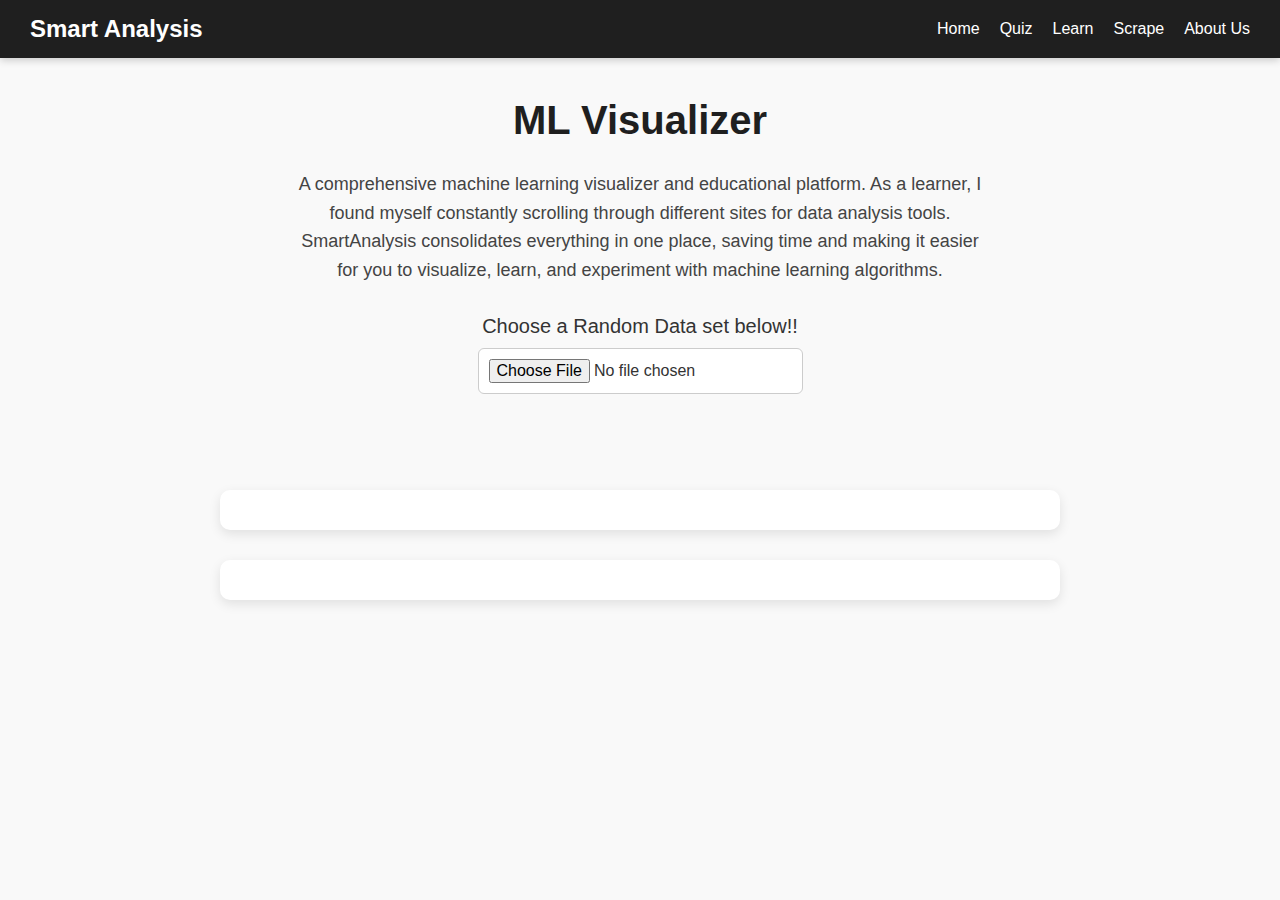
<file: webdata/templates/index.html>
<!DOCTYPE html>
<html>
<head>
  <title>ML + EDA Visualizer</title>
  <style>
    body {
      font-family: 'Segoe UI', sans-serif;
      margin: 0;
      padding: 0;
      background-color: #f9f9f9;
      color: #333;
    }

    .navbar {
      display: flex;
      justify-content: space-between;
      align-items: center;
      background-color: #1f1f1f;
      color: white;
      padding: 15px 30px;
      box-shadow: 0 2px 8px rgba(0,0,0,0.2);
    }

    .logo {
      font-size: 24px;
      font-weight: bold;
    }

    .nav-links {
      list-style: none;
      display: flex;
      gap: 20px;
      margin: 0;
    }

    .nav-links a {
      color: white;
      text-decoration: none;
      font-weight: 500;
      transition: color 0.3s;
    }

    .nav-links a:hover {
      color: #ffd369;
    }

    .main_heading {
      text-align: center;
      font-size: 40px;
      margin-top: 40px;
      color: #1f1f1f;
    }

    .main-para {
      max-width: 700px;
      margin: 20px auto;
      font-size: 18px;
      text-align: center;
      line-height: 1.6;
      color: #444;
    }

    #filechoose {
      text-align: center;
      font-size: 20px;
      margin: 30px 0 10px;
    }

    #dataset {
      display: block;
      margin: 0 auto 30px;
      padding: 10px;
      border-radius: 6px;
      border: 1px solid #ccc;
      font-size: 16px;
      background-color: #fff;
    }

    #column-select {
      text-align: center;
      margin-bottom: 40px;
    }

    label {
      font-size: 18px;
      font-weight: 500;
    }

    select {
      padding: 8px 12px;
      margin: 10px 0;
      border-radius: 5px;
      font-size: 16px;
      border: 1px solid #aaa;
      background-color: #fff;
    }

    button {
      padding: 12px 24px;
      font-size: 16px;
      background-color: #1f1f1f;
      color: white;
      border: none;
      border-radius: 6px;
      cursor: pointer;
      transition: background-color 0.3s, transform 0.2s;
    }

    button:hover {
      background-color: #333;
      transform: scale(1.03);
    }

    #preview, #results {
      max-width: 800px;
      margin: 30px auto;
      padding: 20px;
      background-color: #fff;
      border-radius: 10px;
      box-shadow: 0 4px 12px rgba(0,0,0,0.1);
    }

    h3, h4 {
      color: #1f1f1f;
    }

    ul {
      padding-left: 20px;
    }

    img {
      display: block;
      margin: 20px auto;
      border-radius: 10px;
    }
  </style>
</head>
<body>

  <nav class="navbar">
    <div class="logo">Smart Analysis</div>
    <ul class="nav-links">
      <li><a href="/index">Home</a></li>
      <li><a href="/quiz">Quiz</a></li>
      <li><a href="/learn">Learn</a></li>
      <li><a href="/scrape">Scrape</a></li>
      <li><a href="/aboutus">About Us</a></li>
    </ul>
  </nav>

  <h1 class="main_heading">ML Visualizer</h1>
  <p class="main-para">
    A comprehensive machine learning visualizer and educational platform.
    As a learner, I found myself constantly scrolling through different sites
    for data analysis tools. SmartAnalysis consolidates everything in
    one place, saving time and making it easier for you to visualize, learn, 
    and experiment with machine learning algorithms.
  </p>

  <p id="filechoose">Choose a Random Data set below!!</p>

  <input type="file" id="dataset"><br><br>

  <div id="preview"></div>
  <div id="results"></div>

  <div id="column-select" style="display: none;">
    <label>Target Column:</label>
    <select id="target"></select><br><br>

    <label>Choose Algorithm:</label>
    <select id="algorithm">
      <option value="logistic">Logistic Regression</option>
      <option value="decision_tree">Decision Tree</option>
      <option value="random_forest">Random Forest</option>
      <option value="knn">KNN</option>
      <option value="naive_bayes">Naive Bayes</option>
      <option value="svm">SVM</option>
    </select><br><br>

    <button onclick="trainModel()">Train & Visualize</button>
  </div>

  <script>
    let uid = '';
    document.getElementById('dataset').addEventListener('change', function () {
      const formData = new FormData();
      formData.append('dataset', this.files[0]);

      fetch('/upload', { method: 'POST', body: formData })
        .then(res => res.json())
        .then(data => {
          uid = data.uid;
          document.getElementById('preview').innerHTML = data.preview;

          const select = document.getElementById('target');
          select.innerHTML = '';
          data.columns.forEach(col => {
            const opt = document.createElement('option');
            opt.value = col;
            opt.innerText = col;
            select.appendChild(opt);
          });

          document.getElementById('column-select').style.display = 'block';

          let edaHTML = `<h3>EDA Summary</h3>`;
          edaHTML += `<p><strong>Shape:</strong> ${data.eda.shape[0]} rows × ${data.eda.shape[1]} columns</p>`;
          edaHTML += `<h4>Data Types</h4><ul>`;
          for (const [key, value] of Object.entries(data.eda.dtypes)) {
            edaHTML += `<li>${key}: ${value}</li>`;
          }
          edaHTML += `</ul>`;

          edaHTML += `<h4>Missing Values</h4><ul>`;
          for (const [key, value] of Object.entries(data.eda.missing)) {
            edaHTML += `<li>${key}: ${value}</li>`;
          }
          edaHTML += `</ul>`;

          edaHTML += `<h4>Statistics</h4>${data.eda.describe}`;
          edaHTML += `<h4>Last 5 Rows</h4>${data.eda.tail}`;

          if (data.eda.corr_path) {
            edaHTML += `<h4>Correlation Matrix</h4><img src="${data.eda.corr_path}" width="600">`;
          }

          document.getElementById('preview').innerHTML += edaHTML;
        });
    });

    function trainModel() {
      const formData = new FormData();
      formData.append('uid', uid);
      formData.append('target', document.getElementById('target').value);
      formData.append('algorithm', document.getElementById('algorithm').value);

      fetch('/train', { method: 'POST', body: formData })
        .then(res => res.json())
        .then(data => {
          if (data.error) {
            document.getElementById('results').innerHTML = `<p style="color:red;">Error: ${data.error}</p>`;
          } else {
            document.getElementById('results').innerHTML = `
              <h3>Accuracy: ${data.accuracy}%</h3>
              <img src="${data.confusion_matrix}" width="500">
            `;
          }
        });
    }
  </script>
</body>
</html>
</file>
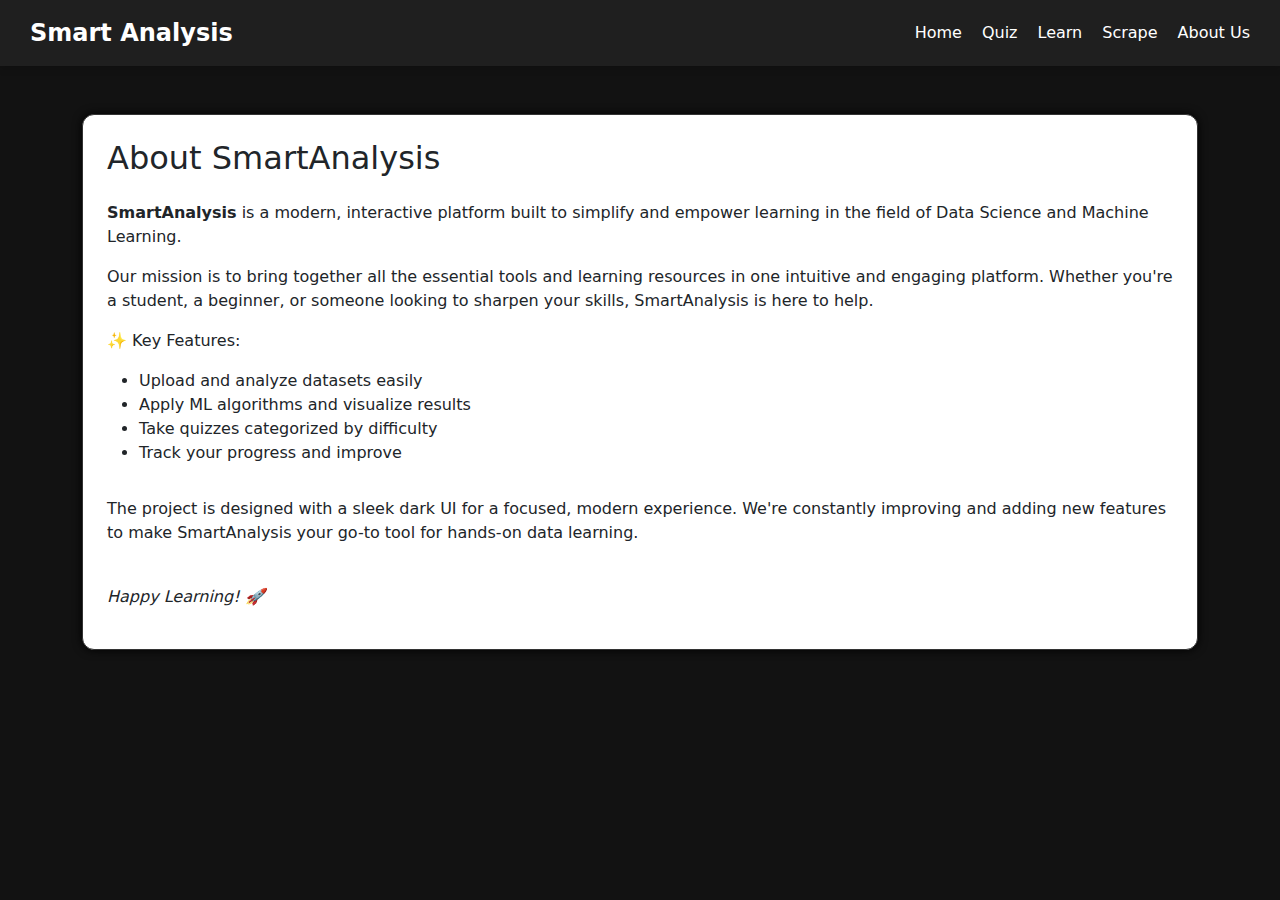
<file: webdata/templates/about.html>
<!DOCTYPE html>
<html lang="en">
<head>
  <meta charset="UTF-8" />
  <meta name="viewport" content="width=device-width, initial-scale=1.0"/>
  <title>About Us - SmartAnalysis</title>
  <link href="https://cdn.jsdelivr.net/npm/bootstrap@5.3.0/dist/css/bootstrap.min.css" rel="stylesheet"/>
  <style>
    body {
      background-color: #121212;
      color: #f5f5f5;
    }
   .navbar {
      display: flex;
      justify-content: space-between;
      align-items: center;
      background-color: #1f1f1f;
      color: white;
      padding: 15px 30px;
      box-shadow: 0 2px 8px rgba(0,0,0,0.2);
    }

    .logo {
      font-size: 24px;
      font-weight: bold;
    }

    .nav-links {
      list-style: none;
      display: flex;
      gap: 20px;
      margin: 0;
    }

    .nav-links a {
      color: white;
      text-decoration: none;
      font-weight: 500;
      transition: color 0.3s;
    }

    .nav-links a:hover {
      color: #ffd369;
    }
    .card {
      background-color: #ffffff;
      border: 1px solid #333;
      border-radius: 12px;
      box-shadow: 0 0 10px #000;
    }
  </style>
</head>
<body>
  <!-- Navbar -->
  <nav class="navbar">
    <div class="logo">Smart Analysis</div>
    <ul class="nav-links">
      <li><a href="/index">Home</a></li>
      <li><a href="/quiz">Quiz</a></li>
      <li><a href="/learn">Learn</a></li>
      <li><a href="/scrape">Scrape</a></li>
      <li><a href="/aboutus">About Us</a></li>
    </ul>
  </nav>

  <div class="container my-5">
    <div class="card p-4">
      <h2 class="mb-4">About SmartAnalysis</h2>
      <p>
        <strong style="font-weight: bold;">SmartAnalysis</strong> is a modern, interactive platform built to simplify and empower learning in the field of Data Science and Machine Learning.
      </p>
      <p>
        Our mission is to bring together all the essential tools and learning resources in one intuitive and engaging platform. Whether you're a student, a beginner, or someone looking to sharpen your skills, SmartAnalysis is here to help.
      </p>
      <p>
        ✨ Key Features:
        <ul>
          <li>Upload and analyze datasets easily</li>
          <li>Apply ML algorithms and visualize results</li>
          <li>Take quizzes categorized by difficulty</li>
          <li>Track your progress and improve</li>
        </ul>
      </p>
      <p>
        The project is designed with a sleek dark UI for a focused, modern experience. We're constantly improving and adding new features to make SmartAnalysis your go-to tool for hands-on data learning.
      </p>
      <p class="mt-4"><em>Happy Learning! 🚀</em></p>
    </div>
  </div>
</body>
</html>
</file>
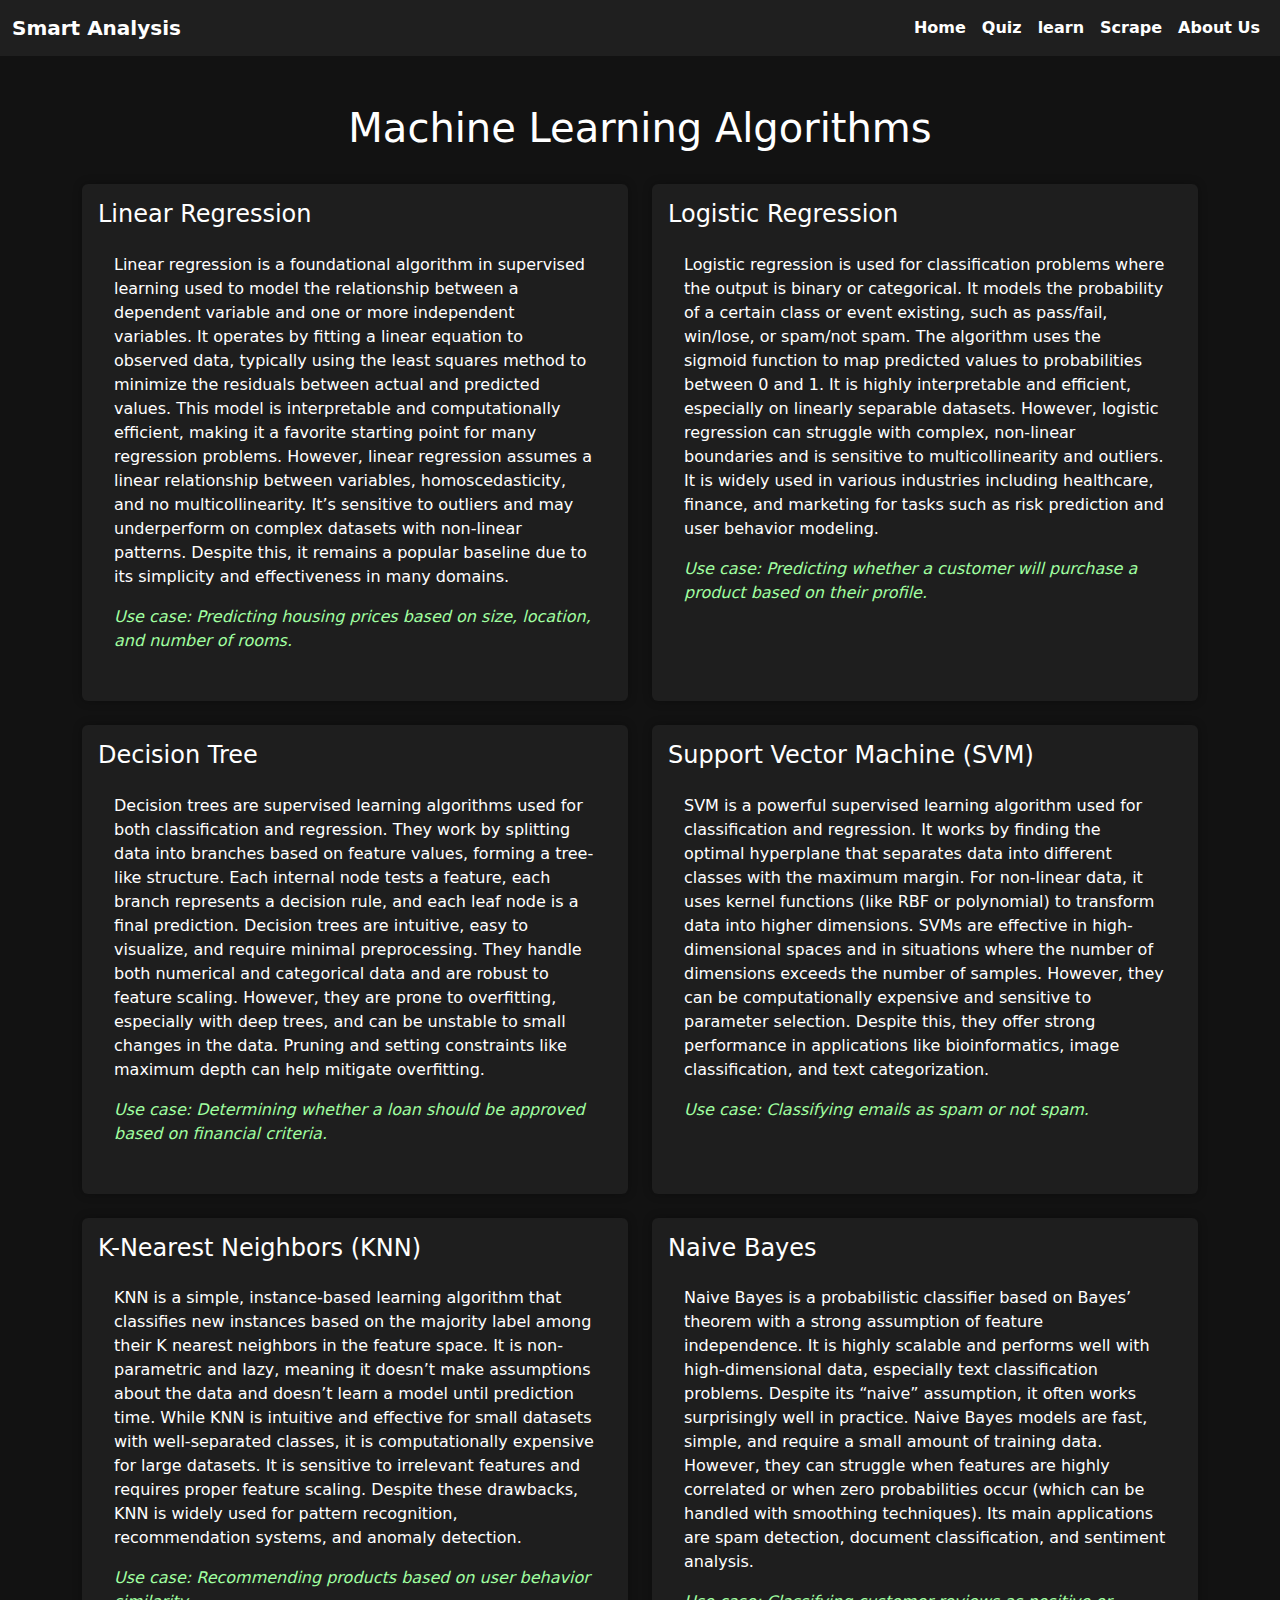
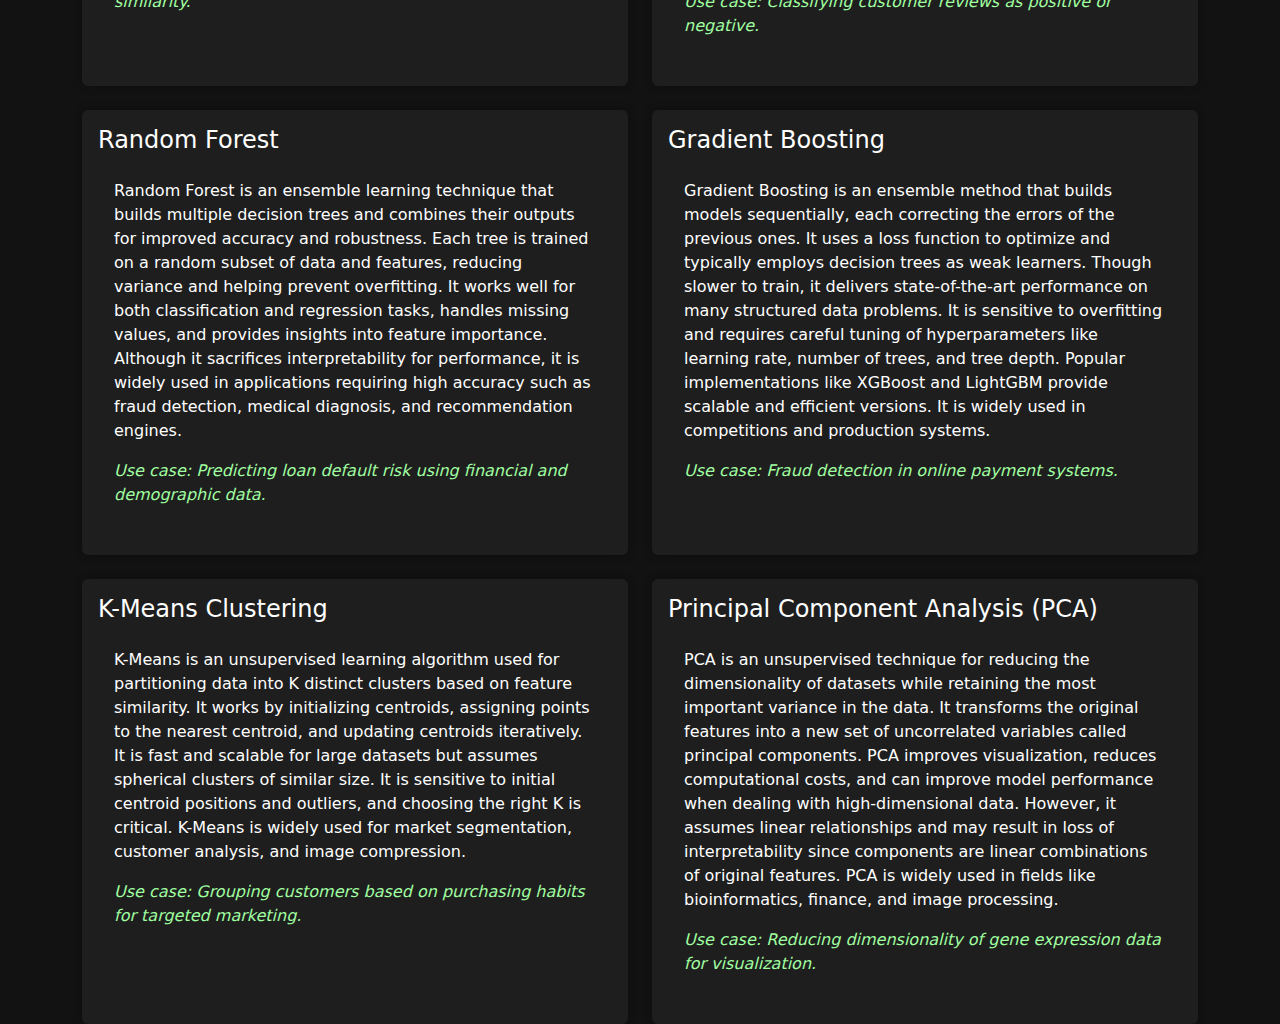
<file: webdata/templates/learn.html>
<!DOCTYPE html>
<html lang="en">
<head>
  <meta charset="UTF-8" />
  <meta name="viewport" content="width=device-width, initial-scale=1" />
  <title>Machine Learning Algorithms</title>
  <link href="https://cdn.jsdelivr.net/npm/bootstrap@5.3.3/dist/css/bootstrap.min.css" rel="stylesheet">
  <style>
    body {
      background-color: #121212;
      color: #ffffff;
    }
    .navbar {
      background-color: #1f1f1f;
    }
    .navbar-brand {
      color: #ffffff;
      font-weight: bold;
    }
    .navbar-nav .nav-link {
      color: #ffffff;
      font-weight: bold; 
    }
    .navbar-nav .nav-link:hover {
      color: #61dafb;
    }
    .main-heading {
      text-align: center;
      margin: 3rem 0 2rem;
      color: #ffffff;
    }
    .card {
      background-color: #1e1e1e;
      color: #ffffff;
      border: none;
      box-shadow: 0 0 10px rgba(0,0,0,0.3);
      transition: transform 0.3s;
    }
    .card:hover {
      transform: translateY(-5px);
    }
    .use-case {
      font-style: italic;
      color: #a0ffa0;
    }
  </style>
</head>
<body>

  <!-- Navbar -->
  <nav class="navbar navbar-expand-lg">
    <div class="container-fluid">
      <a class="navbar-brand" href="#">Smart Analysis</a>
      <button class="navbar-toggler" type="button" data-bs-toggle="collapse"
              data-bs-target="#navbarNav" aria-controls="navbarNav" aria-expanded="false"
              aria-label="Toggle navigation">
        <span class="navbar-toggler-icon text-white"></span>
      </button>
      <div class="collapse navbar-collapse justify-content-end" id="navbarNav">
        <ul class="navbar-nav">
          <li class="nav-item"><a class="nav-link" href="/index">Home</a></li>
          <li class="nav-item"><a class="nav-link" href="/quiz">Quiz</a></li>
          <li class="nav-item"><a class="nav-link" href="/learn">learn</a></li>
          <li class="nav-item"><a class="nav-link" href="/scrape">Scrape</a></li>
          <li class="nav-item"><a class="nav-link" href="/aboutus">About Us</a></li>
        </ul>
      </div>
    </div>
  </nav>

  <!-- Main Heading -->
  <div class="container">
    <h1 class="main-heading">Machine Learning Algorithms</h1>

    <!-- Algorithm Cards -->
    <div class="row row-cols-1 row-cols-md-2 g-4">

      <!-- 1. Linear Regression -->
      <div class="col">
        <div class="card h-100 p-3">
          <h4 class="card-title">Linear Regression</h4>
          <div class="card-body">
            <p class="card-text">
              Linear regression is a foundational algorithm in supervised learning used to model the relationship between a dependent variable and one or more independent variables. It operates by fitting a linear equation to observed data, typically using the least squares method to minimize the residuals between actual and predicted values. This model is interpretable and computationally efficient, making it a favorite starting point for many regression problems. However, linear regression assumes a linear relationship between variables, homoscedasticity, and no multicollinearity. It’s sensitive to outliers and may underperform on complex datasets with non-linear patterns. Despite this, it remains a popular baseline due to its simplicity and effectiveness in many domains.
            </p>
            <p class="use-case">Use case: Predicting housing prices based on size, location, and number of rooms.</p>
          </div>
        </div>
      </div>

      <!-- 2. Logistic Regression -->
      <div class="col">
        <div class="card h-100 p-3">
          <h4 class="card-title">Logistic Regression</h4>
          <div class="card-body">
            <p class="card-text">
              Logistic regression is used for classification problems where the output is binary or categorical. It models the probability of a certain class or event existing, such as pass/fail, win/lose, or spam/not spam. The algorithm uses the sigmoid function to map predicted values to probabilities between 0 and 1. It is highly interpretable and efficient, especially on linearly separable datasets. However, logistic regression can struggle with complex, non-linear boundaries and is sensitive to multicollinearity and outliers. It is widely used in various industries including healthcare, finance, and marketing for tasks such as risk prediction and user behavior modeling.
            </p>
            <p class="use-case">Use case: Predicting whether a customer will purchase a product based on their profile.</p>
          </div>
        </div>
      </div>

      <!-- 3. Decision Tree -->
      <div class="col">
        <div class="card h-100 p-3">
          <h4 class="card-title">Decision Tree</h4>
          <div class="card-body">
            <p class="card-text">
              Decision trees are supervised learning algorithms used for both classification and regression. They work by splitting data into branches based on feature values, forming a tree-like structure. Each internal node tests a feature, each branch represents a decision rule, and each leaf node is a final prediction. Decision trees are intuitive, easy to visualize, and require minimal preprocessing. They handle both numerical and categorical data and are robust to feature scaling. However, they are prone to overfitting, especially with deep trees, and can be unstable to small changes in the data. Pruning and setting constraints like maximum depth can help mitigate overfitting.
            </p>
            <p class="use-case">Use case: Determining whether a loan should be approved based on financial criteria.</p>
          </div>
        </div>
      </div>

      <!-- 4. Support Vector Machine -->
      <div class="col">
        <div class="card h-100 p-3">
          <h4 class="card-title">Support Vector Machine (SVM)</h4>
          <div class="card-body">
            <p class="card-text">
              SVM is a powerful supervised learning algorithm used for classification and regression. It works by finding the optimal hyperplane that separates data into different classes with the maximum margin. For non-linear data, it uses kernel functions (like RBF or polynomial) to transform data into higher dimensions. SVMs are effective in high-dimensional spaces and in situations where the number of dimensions exceeds the number of samples. However, they can be computationally expensive and sensitive to parameter selection. Despite this, they offer strong performance in applications like bioinformatics, image classification, and text categorization.
            </p>
            <p class="use-case">Use case: Classifying emails as spam or not spam.</p>
          </div>
        </div>
      </div>

      <!-- 5. K-Nearest Neighbors -->
      <div class="col">
        <div class="card h-100 p-3">
          <h4 class="card-title">K-Nearest Neighbors (KNN)</h4>
          <div class="card-body">
            <p class="card-text">
              KNN is a simple, instance-based learning algorithm that classifies new instances based on the majority label among their K nearest neighbors in the feature space. It is non-parametric and lazy, meaning it doesn’t make assumptions about the data and doesn’t learn a model until prediction time. While KNN is intuitive and effective for small datasets with well-separated classes, it is computationally expensive for large datasets. It is sensitive to irrelevant features and requires proper feature scaling. Despite these drawbacks, KNN is widely used for pattern recognition, recommendation systems, and anomaly detection.
            </p>
            <p class="use-case">Use case: Recommending products based on user behavior similarity.</p>
          </div>
        </div>
      </div>

      <!-- 6. Naive Bayes -->
      <div class="col">
        <div class="card h-100 p-3">
          <h4 class="card-title">Naive Bayes</h4>
          <div class="card-body">
            <p class="card-text">
              Naive Bayes is a probabilistic classifier based on Bayes’ theorem with a strong assumption of feature independence. It is highly scalable and performs well with high-dimensional data, especially text classification problems. Despite its “naive” assumption, it often works surprisingly well in practice. Naive Bayes models are fast, simple, and require a small amount of training data. However, they can struggle when features are highly correlated or when zero probabilities occur (which can be handled with smoothing techniques). Its main applications are spam detection, document classification, and sentiment analysis.
            </p>
            <p class="use-case">Use case: Classifying customer reviews as positive or negative.</p>
          </div>
        </div>
      </div>

      <!-- 7. Random Forest -->
      <div class="col">
        <div class="card h-100 p-3">
          <h4 class="card-title">Random Forest</h4>
          <div class="card-body">
            <p class="card-text">
              Random Forest is an ensemble learning technique that builds multiple decision trees and combines their outputs for improved accuracy and robustness. Each tree is trained on a random subset of data and features, reducing variance and helping prevent overfitting. It works well for both classification and regression tasks, handles missing values, and provides insights into feature importance. Although it sacrifices interpretability for performance, it is widely used in applications requiring high accuracy such as fraud detection, medical diagnosis, and recommendation engines.
            </p>
            <p class="use-case">Use case: Predicting loan default risk using financial and demographic data.</p>
          </div>
        </div>
      </div>

      <!-- 8. Gradient Boosting -->
      <div class="col">
        <div class="card h-100 p-3">
          <h4 class="card-title">Gradient Boosting</h4>
          <div class="card-body">
            <p class="card-text">
              Gradient Boosting is an ensemble method that builds models sequentially, each correcting the errors of the previous ones. It uses a loss function to optimize and typically employs decision trees as weak learners. Though slower to train, it delivers state-of-the-art performance on many structured data problems. It is sensitive to overfitting and requires careful tuning of hyperparameters like learning rate, number of trees, and tree depth. Popular implementations like XGBoost and LightGBM provide scalable and efficient versions. It is widely used in competitions and production systems.
            </p>
            <p class="use-case">Use case: Fraud detection in online payment systems.</p>
          </div>
        </div>
      </div>

      <!-- 9. K-Means Clustering -->
      <div class="col">
        <div class="card h-100 p-3">
          <h4 class="card-title">K-Means Clustering</h4>
          <div class="card-body">
            <p class="card-text">
              K-Means is an unsupervised learning algorithm used for partitioning data into K distinct clusters based on feature similarity. It works by initializing centroids, assigning points to the nearest centroid, and updating centroids iteratively. It is fast and scalable for large datasets but assumes spherical clusters of similar size. It is sensitive to initial centroid positions and outliers, and choosing the right K is critical. K-Means is widely used for market segmentation, customer analysis, and image compression.
            </p>
            <p class="use-case">Use case: Grouping customers based on purchasing habits for targeted marketing.</p>
          </div>
        </div>
      </div>

      <!-- 10. Principal Component Analysis -->
      <div class="col">
        <div class="card h-100 p-3">
          <h4 class="card-title">Principal Component Analysis (PCA)</h4>
          <div class="card-body">
            <p class="card-text">
              PCA is an unsupervised technique for reducing the dimensionality of datasets while retaining the most important variance in the data. It transforms the original features into a new set of uncorrelated variables called principal components. PCA improves visualization, reduces computational costs, and can improve model performance when dealing with high-dimensional data. However, it assumes linear relationships and may result in loss of interpretability since components are linear combinations of original features. PCA is widely used in fields like bioinformatics, finance, and image processing.
            </p>
            <p class="use-case">Use case: Reducing dimensionality of gene expression data for visualization.</p>
          </div>
        </div>
      </div>

    </div>
  </div>

  <script src="https://cdn.jsdelivr.net/npm/bootstrap@5.3.3/dist/js/bootstrap.bundle.min.js"></script>
</body>
</html>
</file>
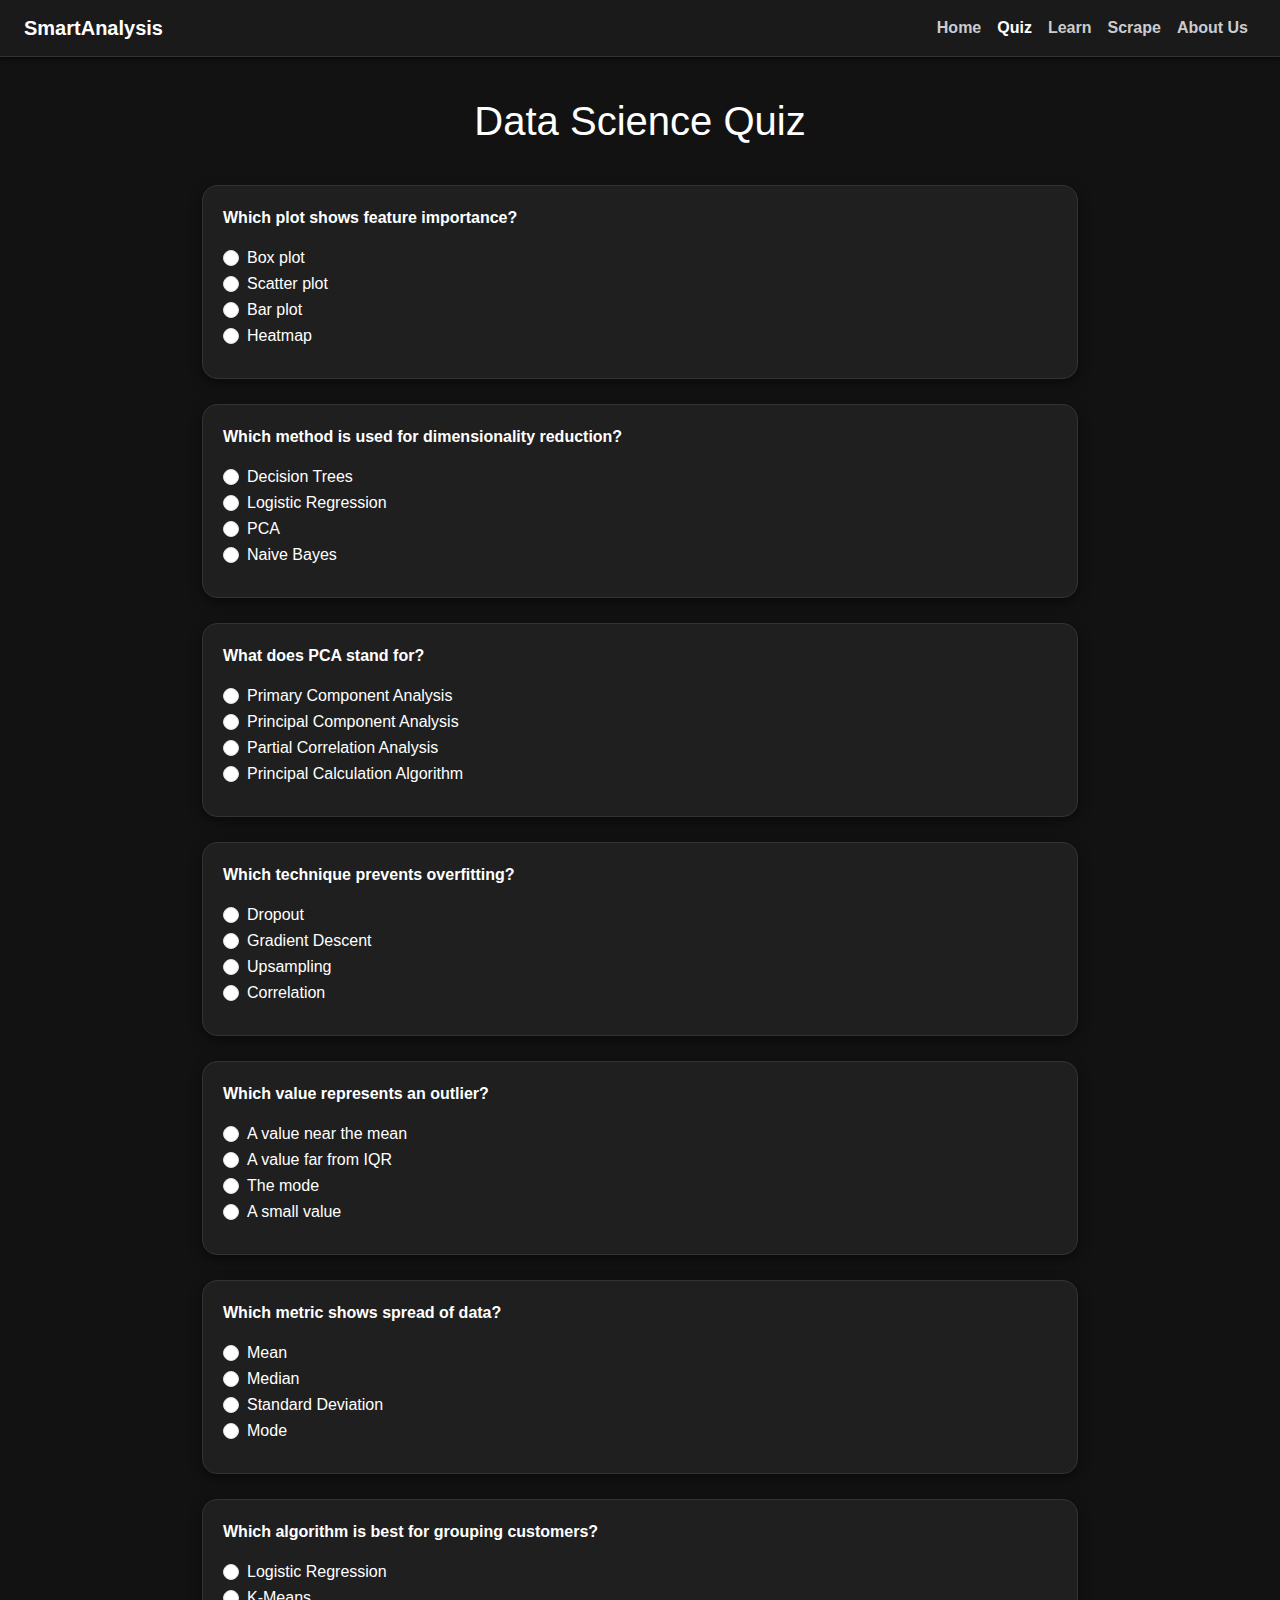
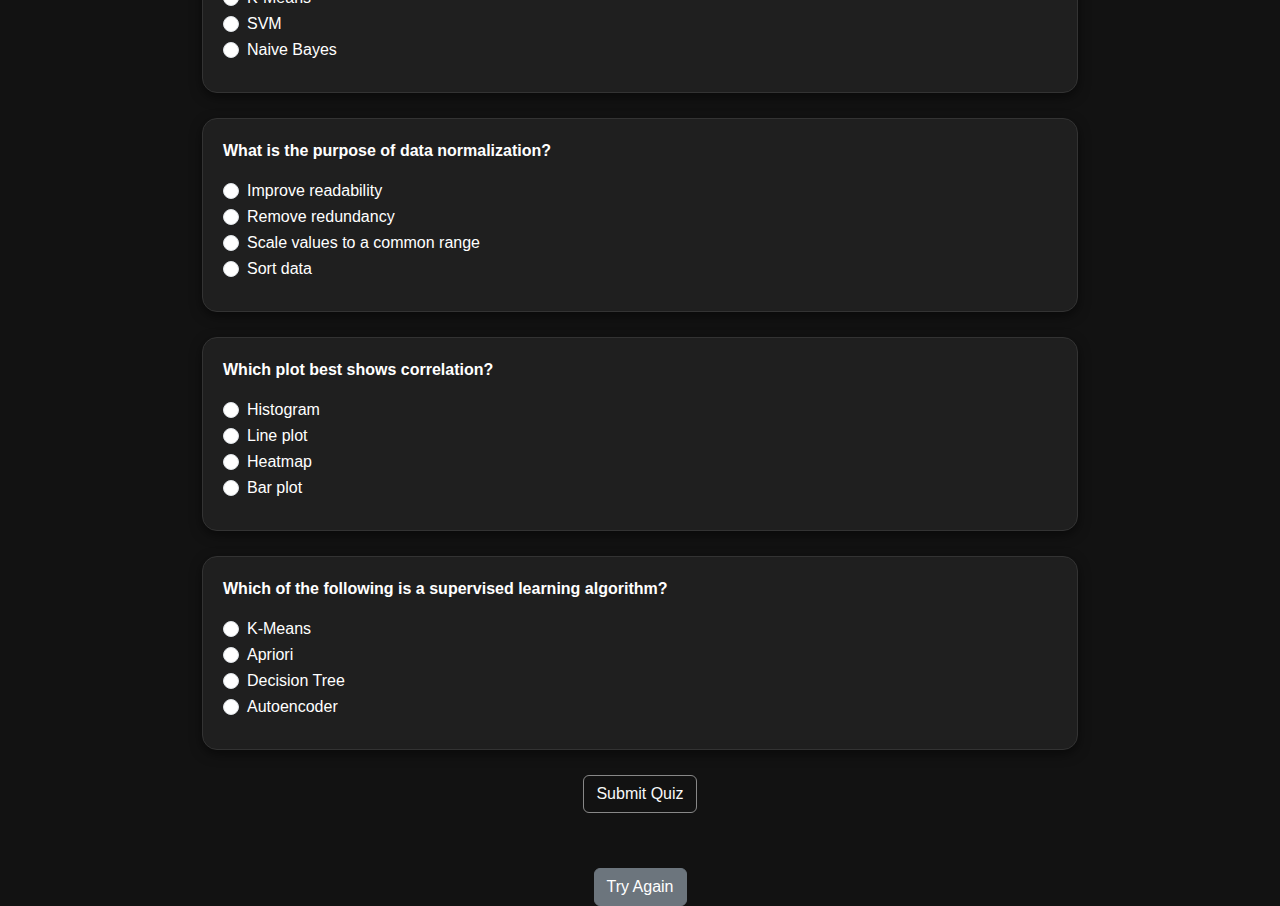
<file: webdata/templates/quiz.html>
<!DOCTYPE html>
<html lang="en">
<head>
  <meta charset="UTF-8" />
  <meta name="viewport" content="width=device-width, initial-scale=1" />
  <title>SmartAnalysis - Data Science Quiz</title>
  <link href="https://cdn.jsdelivr.net/npm/bootstrap@5.3.3/dist/css/bootstrap.min.css" rel="stylesheet" />
  <style>
    body {
      background-color: #121212;
      color: #ffffff;
      font-family: 'Segoe UI', sans-serif;
    }

    .navbar {
      background-color: #1a1a1a;
      border-bottom: 1px solid #333;
      box-shadow: 0 2px 4px rgba(0,0,0,0.5);
    }

    .navbar-brand {
      font-weight: bold;
      color: #fff !important;
    }

    .navbar-nav .nav-link {
      color: #ccc;
      transition: color 0.2s;
      font-weight: bold; 
    }

    .navbar-nav .nav-link:hover {
      color: #fff;
    }

    .container {
      max-width: 900px;
      margin-top: 40px;
    }

    .quiz-card {
      background-color: #1f1f1f;
      border: 1px solid #333;
      border-radius: 15px;
      box-shadow: 0 4px 12px rgba(0, 0, 0, 0.5);
      margin-bottom: 25px;
      padding: 20px;
    }

    .form-check-input:checked + .form-check-label {
      font-weight: bold;
    }

    .correct {
      color: #28a745;
    }

    .incorrect {
      color: #dc3545;
    }

    .result {
      font-size: 1.5rem;
      font-weight: bold;
      padding-top: 15px;
    }

    .explanation {
      font-size: 0.9rem;
      margin-top: 10px;
      color: #aaa;
    }
    .main_heading {
      text-align: center;
      font-size: 40px;
      margin-top: 40px;
      color: #ffffff;
    }

    .btn-outline-light {
      border-color: #888;
    }
  </style>
</head>
<body>

<!-- NAVBAR -->
<nav class="navbar navbar-expand-lg navbar-dark">
  <div class="container-fluid px-4">
    <a class="navbar-brand" href="#">SmartAnalysis</a>
    <button class="navbar-toggler" type="button" data-bs-toggle="collapse" data-bs-target="#navbarNav">
      <span class="navbar-toggler-icon"></span>
    </button>
    <div class="collapse navbar-collapse justify-content-end" id="navbarNav">
      <ul class="navbar-nav">
        <li class="nav-item"><a class="nav-link" href="/">Home</a></li>
        <li class="nav-item"><a class="nav-link active" href="/quiz">Quiz</a></li>
        <li class="nav-item"><a class="nav-link" href="/learn">Learn</a></li>
        <li class="nav-item"><a class="nav-link" href="/scrape">Scrape</a></li>
        <li class="nav-item"><a class="nav-link" href="/aboutus">About Us</a></li>
      </ul>
    </div>
  </div>
</nav>


<h1 class="main_heading">Data Science Quiz</h1>
<!-- QUIZ SECTION -->
<div class="container">
  <form id="quizForm">
    <div id="quiz-container"></div>
    <div class="text-center mt-4">
      <button type="submit" class="btn btn-outline-light">Submit Quiz</button>
    </div>
    <div class="result text-center mt-4" id="result"></div>
    <div class="text-center mt-3">
      <button class="btn btn-secondary" onclick="window.location.reload()">Try Again</button>
    </div>
  </form>
</div>

<script>
  const allQuestions = [
    { question: "What is the purpose of data normalization?", options: ["Improve readability", "Remove redundancy", "Scale values to a common range", "Sort data"], answer: "Scale values to a common range", explanation: "Normalization is used to scale numerical features to a standard range, typically 0–1." },
    { question: "Which algorithm is used for classification tasks?", options: ["Linear Regression", "Logistic Regression", "K-Means", "PCA"], answer: "Logistic Regression", explanation: "Logistic Regression is designed for binary and multiclass classification." },
    { question: "What does PCA stand for?", options: ["Primary Component Analysis", "Principal Component Analysis", "Partial Correlation Analysis", "Principal Calculation Algorithm"], answer: "Principal Component Analysis", explanation: "PCA reduces dimensionality while preserving variance." },
    { question: "Which library is commonly used for data visualization in Python?", options: ["NumPy", "Pandas", "Matplotlib", "Scikit-learn"], answer: "Matplotlib", explanation: "Matplotlib is the standard library for static charts in Python." },
    { question: "What is the output of a clustering algorithm?", options: ["Regression line", "Confusion matrix", "Groups of similar items", "Probability scores"], answer: "Groups of similar items", explanation: "Clustering groups unlabeled data into clusters." },
    { question: "What is overfitting in machine learning?", options: ["Performs well on all data", "Performs poorly on training", "Performs well on training but poorly on new data", "Underestimates features"], answer: "Performs well on training but poorly on new data", explanation: "Overfitting occurs when a model learns training data too well, including its noise." },
    { question: "What is the range of Pearson correlation coefficient?", options: ["0 to 1", "-1 to 1", "0 to 100", "-100 to 100"], answer: "-1 to 1", explanation: "Correlation ranges from -1 (inverse) to +1 (direct)." },
    { question: "Which metric is best for imbalanced classification?", options: ["Accuracy", "Recall", "Precision", "F1 Score"], answer: "F1 Score", explanation: "F1 balances precision and recall, ideal for imbalance." },
    { question: "What does a confusion matrix show?", options: ["Model accuracy", "Correct/incorrect predictions", "Feature importance", "Data correlation"], answer: "Correct/incorrect predictions", explanation: "It shows TP, FP, FN, TN values." },
    { question: "Which of the following is a supervised learning algorithm?", options: ["K-Means", "Apriori", "Decision Tree", "Autoencoder"], answer: "Decision Tree", explanation: "Decision Trees are trained on labeled data." },
    { question: "Which Python library is primarily used for machine learning?", options: ["Scikit-learn", "BeautifulSoup", "TensorBoard", "Flask"], answer: "Scikit-learn", explanation: "Scikit-learn is used for ML models and evaluation." },
    { question: "Which function helps find null values in pandas?", options: ["is_null()", "find_null()", "isna()", "nulls()"], answer: "isna()", explanation: "df.isna() checks for missing values in a DataFrame." },
    { question: "Which plot shows feature importance?", options: ["Box plot", "Scatter plot", "Bar plot", "Heatmap"], answer: "Bar plot", explanation: "Bar plots are common for visualizing importance scores." },
    { question: "Which algorithm is best for grouping customers?", options: ["Logistic Regression", "K-Means", "SVM", "Naive Bayes"], answer: "K-Means", explanation: "K-Means is ideal for customer segmentation." },
    { question: "Which technique prevents overfitting?", options: ["Dropout", "Gradient Descent", "Upsampling", "Correlation"], answer: "Dropout", explanation: "Dropout randomly drops nodes in training to prevent overfitting." },
    { question: "Which method is used for dimensionality reduction?", options: ["Decision Trees", "Logistic Regression", "PCA", "Naive Bayes"], answer: "PCA", explanation: "PCA reduces dimensionality by transforming features." },
    { question: "Which metric shows spread of data?", options: ["Mean", "Median", "Standard Deviation", "Mode"], answer: "Standard Deviation", explanation: "SD quantifies the variation in data values." },
    { question: "Which of the following is not a supervised learning method?", options: ["Linear Regression", "Random Forest", "K-Means", "SVM"], answer: "K-Means", explanation: "K-Means is an unsupervised clustering algorithm." },
    { question: "Which plot best shows correlation?", options: ["Histogram", "Line plot", "Heatmap", "Bar plot"], answer: "Heatmap", explanation: "Heatmaps visually show correlation matrices." },
    { question: "Which value represents an outlier?", options: ["A value near the mean", "A value far from IQR", "The mode", "A small value"], answer: "A value far from IQR", explanation: "Outliers lie far from the interquartile range (IQR)." }
  ];

  const getRandomQuestions = () => {
    return [...allQuestions].sort(() => 0.5 - Math.random()).slice(0, 10);
  };

  const selectedQuestions = getRandomQuestions();
  const quizContainer = document.getElementById("quiz-container");

  selectedQuestions.forEach((q, index) => {
    const card = document.createElement("div");
    card.className = "quiz-card";
    card.innerHTML = `
      <p><strong>${q.question}</strong></p>
      ${q.options.map((opt, i) => `
        <div class="form-check">
          <input class="form-check-input" type="radio" name="q${index}" id="q${index}opt${i}" value="${opt}">
          <label class="form-check-label" for="q${index}opt${i}">${opt}</label>
        </div>
      `).join("")}
      <div class="explanation" id="exp${index}"></div>
    `;
    quizContainer.appendChild(card);
  });

  document.getElementById("quizForm").addEventListener("submit", function(event) {
    event.preventDefault();
    let score = 0;
    selectedQuestions.forEach((q, index) => {
      const selected = document.querySelector(`input[name="q${index}"]:checked`);
      const explanation = document.getElementById(`exp${index}`);
      if (selected) {
        const label = selected.nextElementSibling;
        if (selected.value === q.answer) {
          label.classList.add("correct");
          explanation.innerHTML = `✅ Correct! ${q.explanation}`;
          score++;
        } else {
          label.classList.add("incorrect");
          explanation.innerHTML = `❌ Incorrect. Correct Answer: <strong>${q.answer}</strong><br>${q.explanation}`;
        }
      } else {
        explanation.innerHTML = `⚠️ You didn’t answer this question. Correct Answer: <strong>${q.answer}</strong><br>${q.explanation}`;
      }
    });
    document.getElementById("result").innerText = `Your Score: ${score} / 10`;
  });
</script>

<script src="https://cdn.jsdelivr.net/npm/bootstrap@5.3.3/dist/js/bootstrap.bundle.min.js"></script>
</body>
</html>
</file>
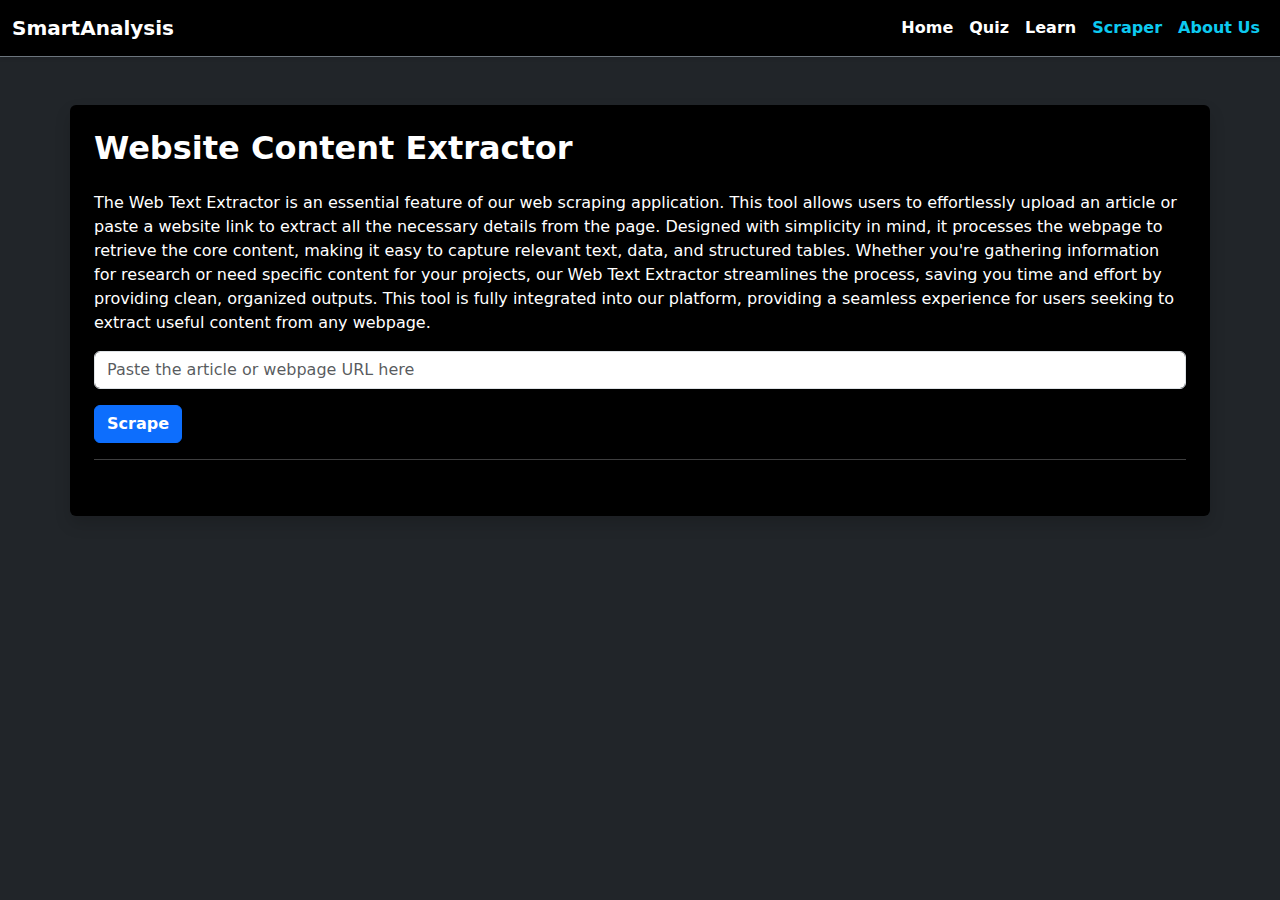
<file: webdata/templates/scraper.html>
<!DOCTYPE html>
<html lang="en">
<head>
  <meta charset="UTF-8">
  <title>Web Scraper</title>
  <link href="https://cdn.jsdelivr.net/npm/bootstrap@5.3.0/dist/css/bootstrap.min.css" rel="stylesheet">
</head>
<body class="bg-dark text-white">

<!-- Navbar -->
<nav class="navbar navbar-expand-lg navbar-dark bg-black border-bottom border-secondary shadow-sm">
  <div class="container-fluid">
    <a class="navbar-brand fw-bold text-white" href="/">SmartAnalysis</a>
    <button class="navbar-toggler" type="button" data-bs-toggle="collapse" data-bs-target="#navbarNav">
      <span class="navbar-toggler-icon"></span>
    </button>
    <div class="collapse navbar-collapse" id="navbarNav">
      <ul class="navbar-nav ms-auto">
        <li class="nav-item">
          <a class="nav-link text-white fw-bold" href="/">Home</a>
        </li>
        <li class="nav-item">
            <a class="nav-link text-white fw-bold" href="/quiz">Quiz</a>
          </li>
        <li class="nav-item">
          <a class="nav-link text-white fw-bold" href="/learn">Learn</a>
        </li>
       
        <li class="nav-item">
          <a class="nav-link text-info fw-bold" href="/scrape">Scraper</a>
        </li>
        <li class="nav-item">
            <a class="nav-link text-info fw-bold" href="/aboutus">About Us</a>
          </li>

      </ul>
    </div>
  </div>
</nav>

<!-- Main Content -->
<div class="container mt-5 p-4 rounded bg-black shadow">
  <h2 class="mb-4 fw-bold text-white">Website Content Extractor</h2>
  <p> The Web Text Extractor is an essential feature of our web scraping application. This tool 
    allows users to effortlessly upload an article or paste a website link to extract all the necessary 
    details from the page. Designed with simplicity in mind, it processes the webpage to retrieve
     the core content, making it easy to capture relevant text, data, and structured tables. Whether you're gathering 
     information for research or need specific content for your projects, our Web Text Extractor streamlines the process,
      saving you time and effort by providing clean, organized outputs. This tool is fully 
    integrated into our platform, providing a seamless experience for users seeking to extract useful content from any webpage.</p>
  <form id="scrapeForm">
    <div class="mb-3">
      <input type="url" class="form-control" id="url" placeholder="Paste the article or webpage URL here" required>
    </div>
    <button type="submit" class="btn btn-primary fw-bold">Scrape</button>
  </form>
  <hr class="border-light">
  <div id="results" class="pt-3"></div>
</div>

<!-- Bootstrap JS -->
<script src="https://cdn.jsdelivr.net/npm/bootstrap@5.3.0/dist/js/bootstrap.bundle.min.js"></script>

<!-- Scraper Logic -->
<script>
document.getElementById('scrapeForm').addEventListener('submit', async function(e) {
  e.preventDefault();
  const url = document.getElementById('url').value;
  const response = await fetch('/scrape', {
    method: 'POST',
    headers: { 'Content-Type': 'application/json' },
    body: JSON.stringify({ url })
  });

  const data = await response.json();
  const resultDiv = document.getElementById('results');

  if (data.error) {
    resultDiv.innerHTML = `<p class='text-danger fw-bold'>${data.error}</p>`;
    return;
  }

  let html = `
    <h4 class="text-success fw-bold">${data.title}</h4>
    <p><strong>Description:</strong> ${data.description}</p>
    <p><strong>Meta Keywords:</strong> ${data.keywords}</p>
    <p><strong>First Paragraph:</strong> ${data.first_paragraph}</p>
    <h5 class="mt-4 fw-bold">Headings:</h5>
  `;

  for (let [tag, list] of Object.entries(data.headings)) {
    if (list.length > 0) {
      html += `<strong>${tag.toUpperCase()}</strong><ul>`;
      list.forEach(text => {
        html += `<li>${text}</li>`;
      });
      html += `</ul>`;
    }
  }

  html += `<h5 class="mt-4 fw-bold">Hyperlinks:</h5><ul>`;
  data.links.forEach(link => {
    html += `<li><a href="${link}" target="_blank" class="text-info">${link}</a></li>`;
  });
  html += `</ul>`;

  html += `<h5 class="mt-4 fw-bold">Image Sources:</h5><ul>`;
  data.images.forEach(src => {
    html += `<li><a href="${src}" target="_blank" class="text-warning">${src}</a></li>`;
  });
  html += `</ul>`;

  resultDiv.innerHTML = html;
});
</script>

</body>
</html>
</file>
